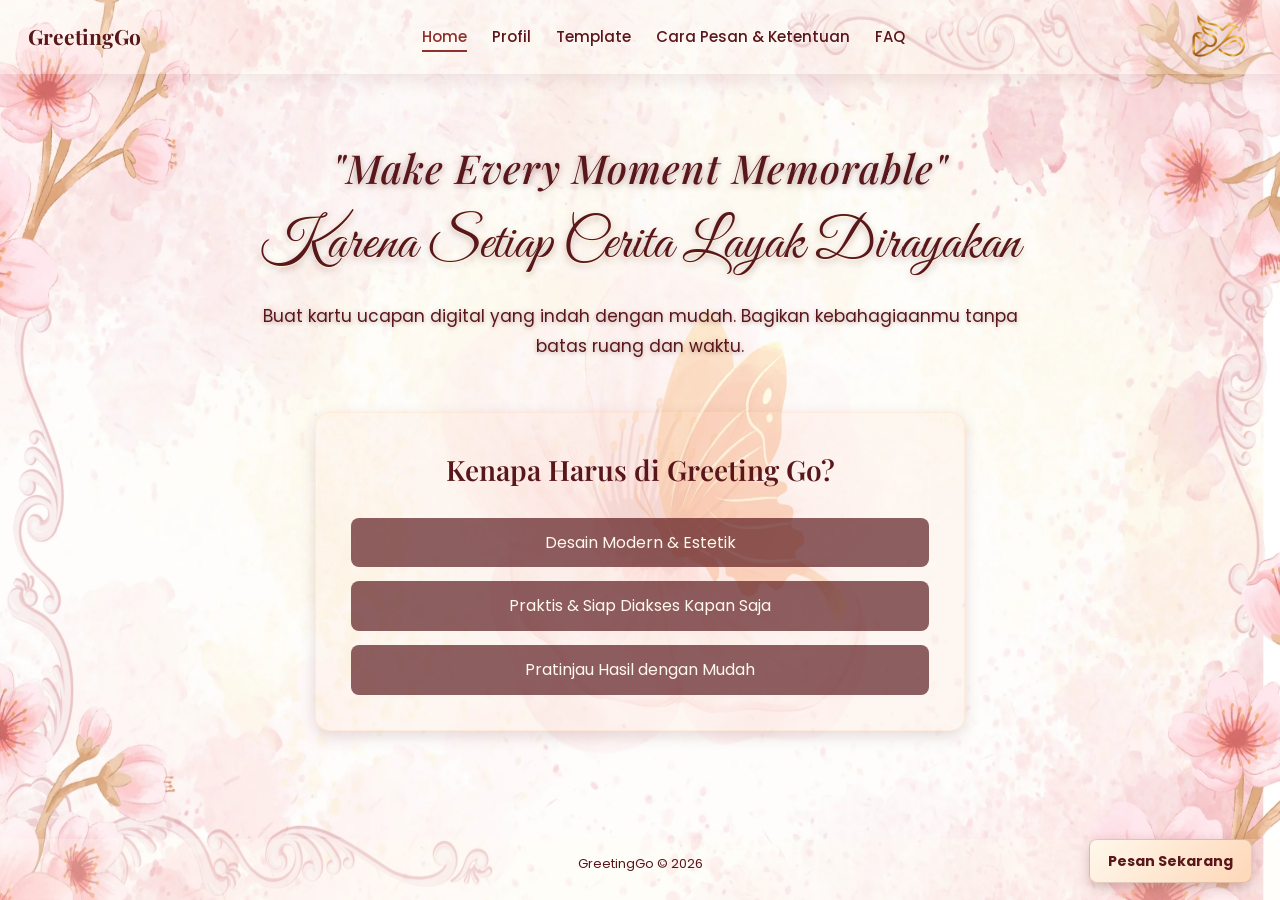
<file: index.html>
<!DOCTYPE html>
<html lang="id">
<head>
    <meta charset="UTF-8">
    <meta name="viewport" content="width=device-width, initial-scale=1.0">
    <title>GreetingGo | Kartu Ucapan Digital</title>
    <link rel="icon" type="image/png" href="logo.png">
    <meta name="description" content="GreetingGo - Layanan pembuatan kartu ucapan digital yang elegan untuk pernikahan, ulang tahun, surat cinta, wisuda, dan momen spesial lainnya.">
    <meta property="og:title" content="GreetingGo | Kartu Ucapan Digital Elegan">
    <meta property="og:description" content="Buat kartu ucapan digital yang indah dengan mudah untuk setiap momen spesialmu.">
    <meta property="og:image" content="logo.png">
    <meta property="og:type" content="website">

    <link rel="stylesheet" href="style.css">
    <link rel="stylesheet" href="home.css">

    <link href="https://fonts.googleapis.com/css2?family=Great+Vibes&family=Playfair+Display:ital,wght@0,400;0,500;1,400;1,500&family=Poppins:wght@400;500;600;700&display=swap" rel="stylesheet">
</head>

<body class="home-page">
    <div class="container">

        <header class="sidebar">
            <button class="menu-toggle" aria-expanded="false" aria-label="Buka menu navigasi" aria-controls="site-navigation">☰</button>

            <div class="logo">
                GreetingGo
                <span class="brand-icon">
                    <img src="logo.png" alt="GreetingGo">
                </span>
            </div>

            <nav id="site-navigation" aria-label="Navigasi utama">
                <ul>
                    <li><a href="index.html" class="active">Home</a></li>
                    <li><a href="profil.html">Profil</a></li>
                    <li><a href="template.html">Template</a></li>
                    <li><a href="cara-pesan.html">Cara Pesan & Ketentuan</a></li>
                    <li><a href="faq.html">FAQ</a></li>
                </ul>
            </nav>

        </header>

        <main>
            <section class="hero">

                <h1 class="hero-tagline">"Make Every Moment Memorable"</h1>

                <h1 class="highlight">Karena Setiap Cerita Layak Dirayakan</h1>

                <p>
                    Buat kartu ucapan digital yang indah dengan mudah. Bagikan kebahagiaanmu tanpa batas ruang dan waktu.
                </p>

            </section>

            <section class="keunggulan">
                <h2>Kenapa Harus di Greeting Go?</h2>
                <ul>
                    <li>Desain Modern & Estetik</li>
                    <li>Praktis & Siap Diakses Kapan Saja</li>
                    <li>Pratinjau Hasil dengan Mudah</li>
                </ul>
            </section>
        </main>
        <a href="https://www.instagram.com/greeting.go?mdxt=Z242bnY5d25pdTVn" class="btn-pesan" target="_blank" rel="noopener noreferrer">Pesan Sekarang</a>
    </div>

    <footer>
        <p>GreetingGo © 2026</p>
    </footer>

    <script src="script.js"></script>
</body>
</html>
</file>
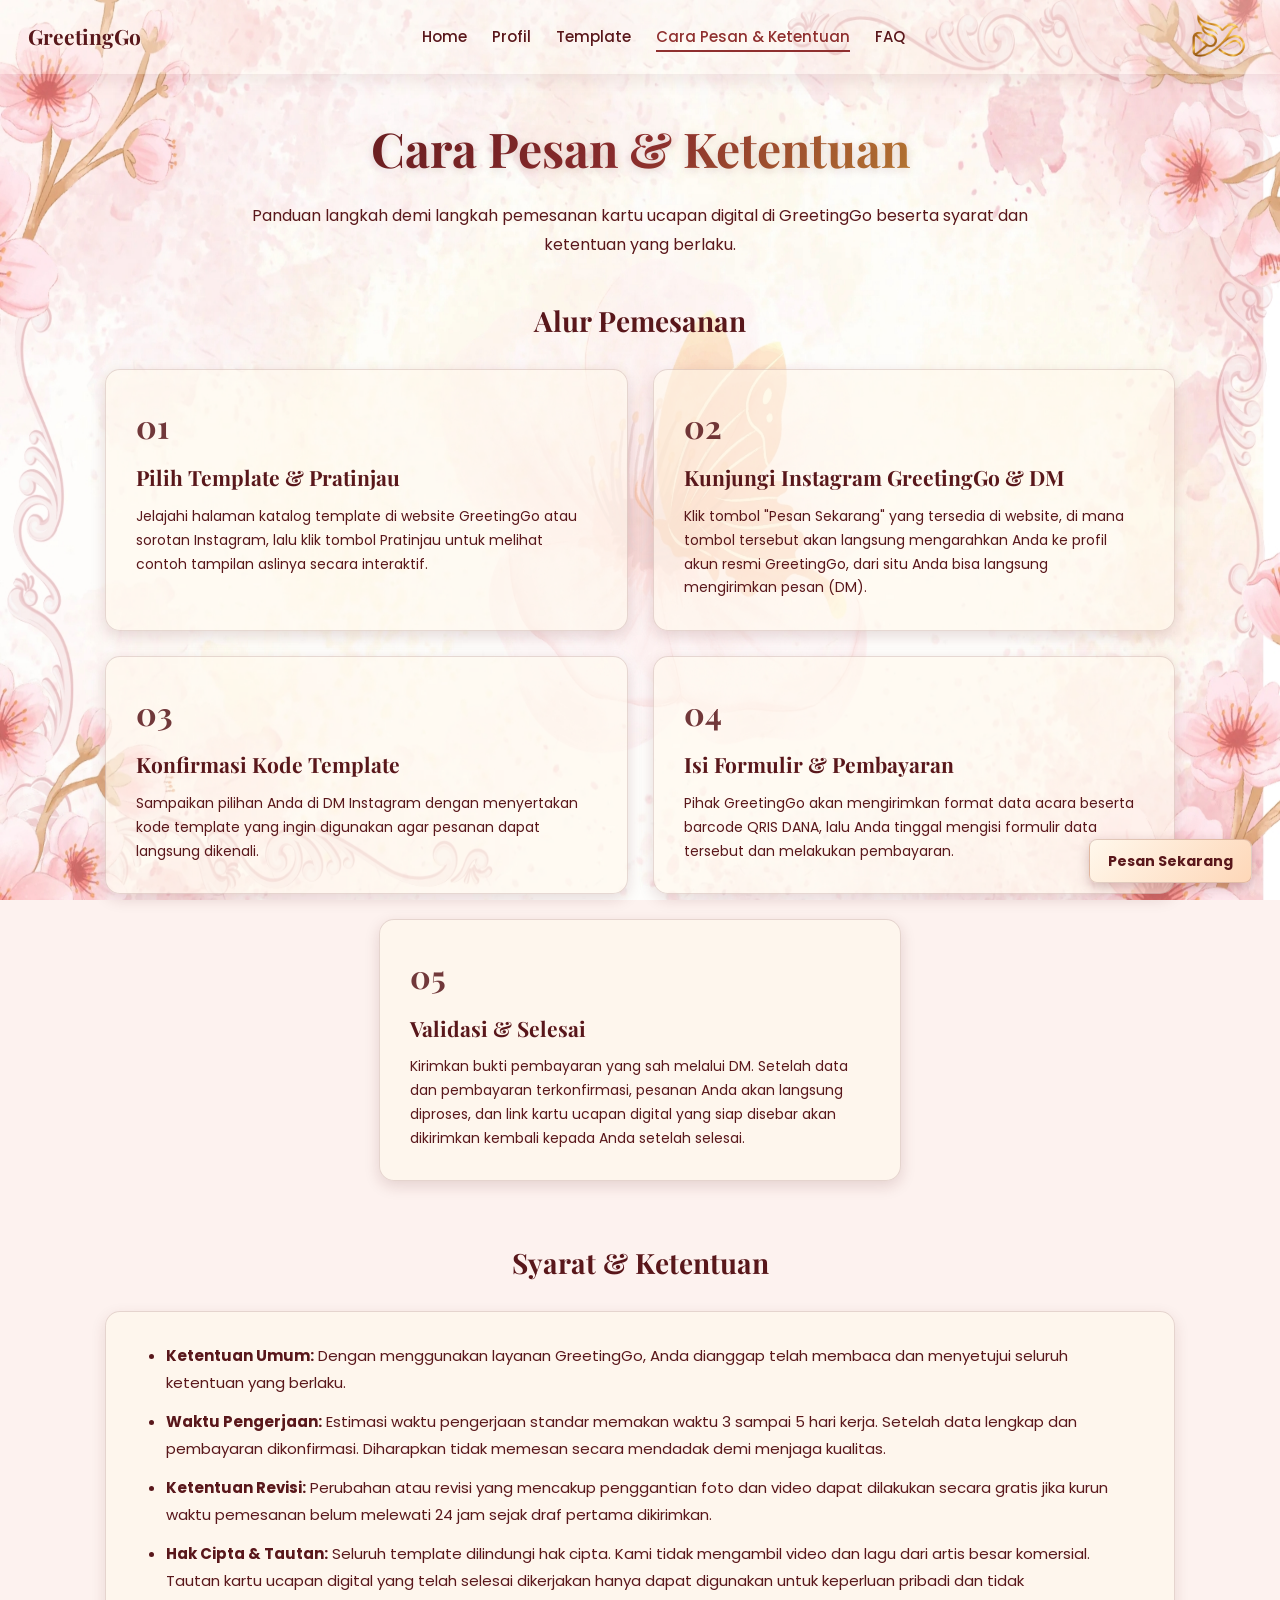
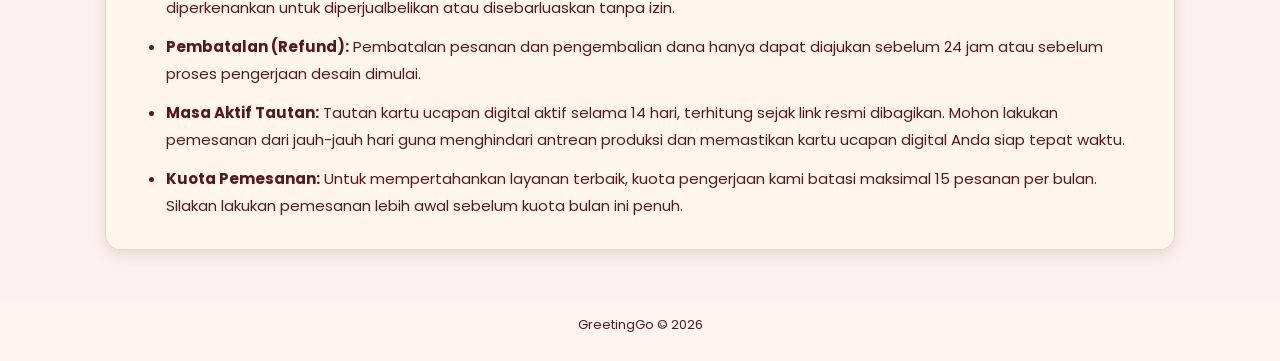
<file: cara-pesan.html>
<!DOCTYPE html>
<html lang="id">
<head>
    <meta charset="UTF-8">
    <meta name="viewport" content="width=device-width, initial-scale=1.0">
    <title>Cara Pesan & Ketentuan | GreetingGo</title>
    <link rel="icon" type="image/png" href="logo.png">
    <meta name="description" content="GreetingGo - Layanan pembuatan kartu ucapan digital yang elegan untuk pernikahan, ulang tahun, surat cinta, wisuda, dan momen spesial lainnya.">
    <meta property="og:title" content="GreetingGo | Kartu Ucapan Digital Elegan">
    <meta property="og:description" content="Buat kartu ucapan digital yang indah dengan mudah untuk setiap momen spesialmu.">
    <meta property="og:image" content="logo.png">
    <meta property="og:type" content="website">
    <link rel="stylesheet" href="style.css">
    <link rel="stylesheet" href="cara-pesan.css">
    <link href="https://fonts.googleapis.com/css2?family=Great+Vibes&family=Playfair+Display&family=Poppins:wght@400;500;600;700&display=swap" rel="stylesheet">
</head>
<body class="cara-pesan-page">
    <div class="container">
        <header class="sidebar">
            <button class="menu-toggle" aria-expanded="false" aria-label="Buka menu navigasi" aria-controls="site-navigation">☰</button>
            <div class="logo">
                GreetingGo
                <span class="brand-icon">
                    <img src="logo.png" alt="GreetingGo">
                </span>
            </div>
            <nav id="site-navigation" aria-label="Navigasi utama">
                <ul>
                    <li><a href="index.html">Home</a></li>
                    <li><a href="profil.html">Profil</a></li>
                    <li><a href="template.html">Template</a></li>
                    <li><a href="cara-pesan.html" class="active">Cara Pesan & Ketentuan</a></li>
                    <li><a href="faq.html">FAQ</a></li>
                </ul>
            </nav>
        </header>

        <main>
            <section class="cara-pesan">
                <div class="cp-hero">
                    <h1 class="cp-title">Cara Pesan & Ketentuan</h1>
                    <p class="cp-deskripsi">
                        Panduan langkah demi langkah pemesanan kartu ucapan digital di GreetingGo beserta syarat dan ketentuan yang berlaku.
                    </p>
                </div>

                <!-- Bagian Tahapan Pemesanan -->
                <div class="cp-section-title">
                    <h2>Alur Pemesanan</h2>
                </div>
                <div class="cp-steps-container">
                    <div class="cp-step-card">
                        <div class="step-number">01</div>
                        <h3>Pilih Template & Pratinjau</h3>
                        <p>Jelajahi halaman katalog template di website GreetingGo atau sorotan Instagram, lalu klik tombol Pratinjau untuk melihat contoh tampilan aslinya secara interaktif.</p>
                    </div>

                    <div class="cp-step-card">
                        <div class="step-number">02</div>
                        <h3>Kunjungi Instagram GreetingGo & DM</h3>
                        <p>Klik tombol "Pesan Sekarang" yang tersedia di website, di mana tombol tersebut akan langsung mengarahkan Anda ke profil akun resmi GreetingGo, dari situ Anda bisa langsung mengirimkan pesan (DM).</p>
                    </div>

                    <div class="cp-step-card">
                        <div class="step-number">03</div>
                        <h3>Konfirmasi Kode Template</h3>
                        <p>Sampaikan pilihan Anda di DM Instagram dengan menyertakan kode template yang ingin digunakan agar pesanan dapat langsung dikenali.</p>
                    </div>

                    <div class="cp-step-card">
                        <div class="step-number">04</div>
                        <h3>Isi Formulir & Pembayaran</h3>
                        <p>Pihak GreetingGo akan mengirimkan format data acara beserta barcode QRIS DANA, lalu Anda tinggal mengisi formulir data tersebut dan melakukan pembayaran.</p>
                    </div>

                    <div class="cp-step-card cp-card-center">
                        <div class="step-number">05</div>
                        <h3>Validasi & Selesai</h3>
                        <p>Kirimkan bukti pembayaran yang sah melalui DM. Setelah data dan pembayaran terkonfirmasi, pesanan Anda akan langsung diproses, dan link kartu ucapan digital yang siap disebar akan dikirimkan kembali kepada Anda setelah selesai.</p>
                    </div>
                </div>

                <!-- Bagian Syarat & Ketentuan -->
                <div class="cp-section-title" style="margin-top: 60px;">
                    <h2>Syarat & Ketentuan</h2>
                </div>
                <div class="cp-terms-box">
                    <ul>
                        <li>
                            <strong>Ketentuan Umum:</strong> Dengan menggunakan layanan GreetingGo, Anda dianggap telah membaca dan menyetujui seluruh ketentuan yang berlaku.
                        </li>
                        <li>
                            <strong>Waktu Pengerjaan:</strong> Estimasi waktu pengerjaan standar memakan waktu 3 sampai 5 hari kerja. Setelah data lengkap dan pembayaran dikonfirmasi. Diharapkan tidak memesan secara mendadak demi menjaga kualitas.
                        </li>
                        <li>
                            <strong>Ketentuan Revisi:</strong> Perubahan atau revisi yang mencakup penggantian foto dan video dapat dilakukan secara gratis jika kurun waktu pemesanan belum melewati 24 jam sejak draf pertama dikirimkan.
                        </li>
                        <li>
                            <strong>Hak Cipta & Tautan:</strong> Seluruh template dilindungi hak cipta. Kami tidak mengambil video dan lagu dari artis besar komersial. Tautan kartu ucapan digital yang telah selesai dikerjakan hanya dapat digunakan untuk keperluan pribadi dan tidak diperkenankan untuk diperjualbelikan atau disebarluaskan tanpa izin.
                        </li>
                        <li>
                            <strong>Pembatalan (Refund):</strong> Pembatalan pesanan dan pengembalian dana hanya dapat diajukan sebelum 24 jam atau sebelum proses pengerjaan desain dimulai.
                        </li>
                        <li>
                            <strong>Masa Aktif Tautan:</strong> Tautan kartu ucapan digital aktif selama 14 hari, terhitung sejak link resmi dibagikan. Mohon lakukan pemesanan dari jauh-jauh hari guna menghindari antrean produksi dan memastikan kartu ucapan digital Anda siap tepat waktu.
                        </li>
                        <li>
                            <strong>Kuota Pemesanan:</strong> Untuk mempertahankan layanan terbaik, kuota pengerjaan kami batasi maksimal 15 pesanan per bulan. Silakan lakukan pemesanan lebih awal sebelum kuota bulan ini penuh.
                        </li>
                    </ul>
                </div>
            </section>
        </main>
        <a href="https://www.instagram.com/greeting.go?mdxt=Z242bnY5d25pdTVn" class="btn-pesan" target="_blank" rel="noopener noreferrer">Pesan Sekarang</a>
    </div>

    <footer>
        <p>GreetingGo © 2026</p>
    </footer>

    <script src="script.js"></script>
</body>
</html>
</file>
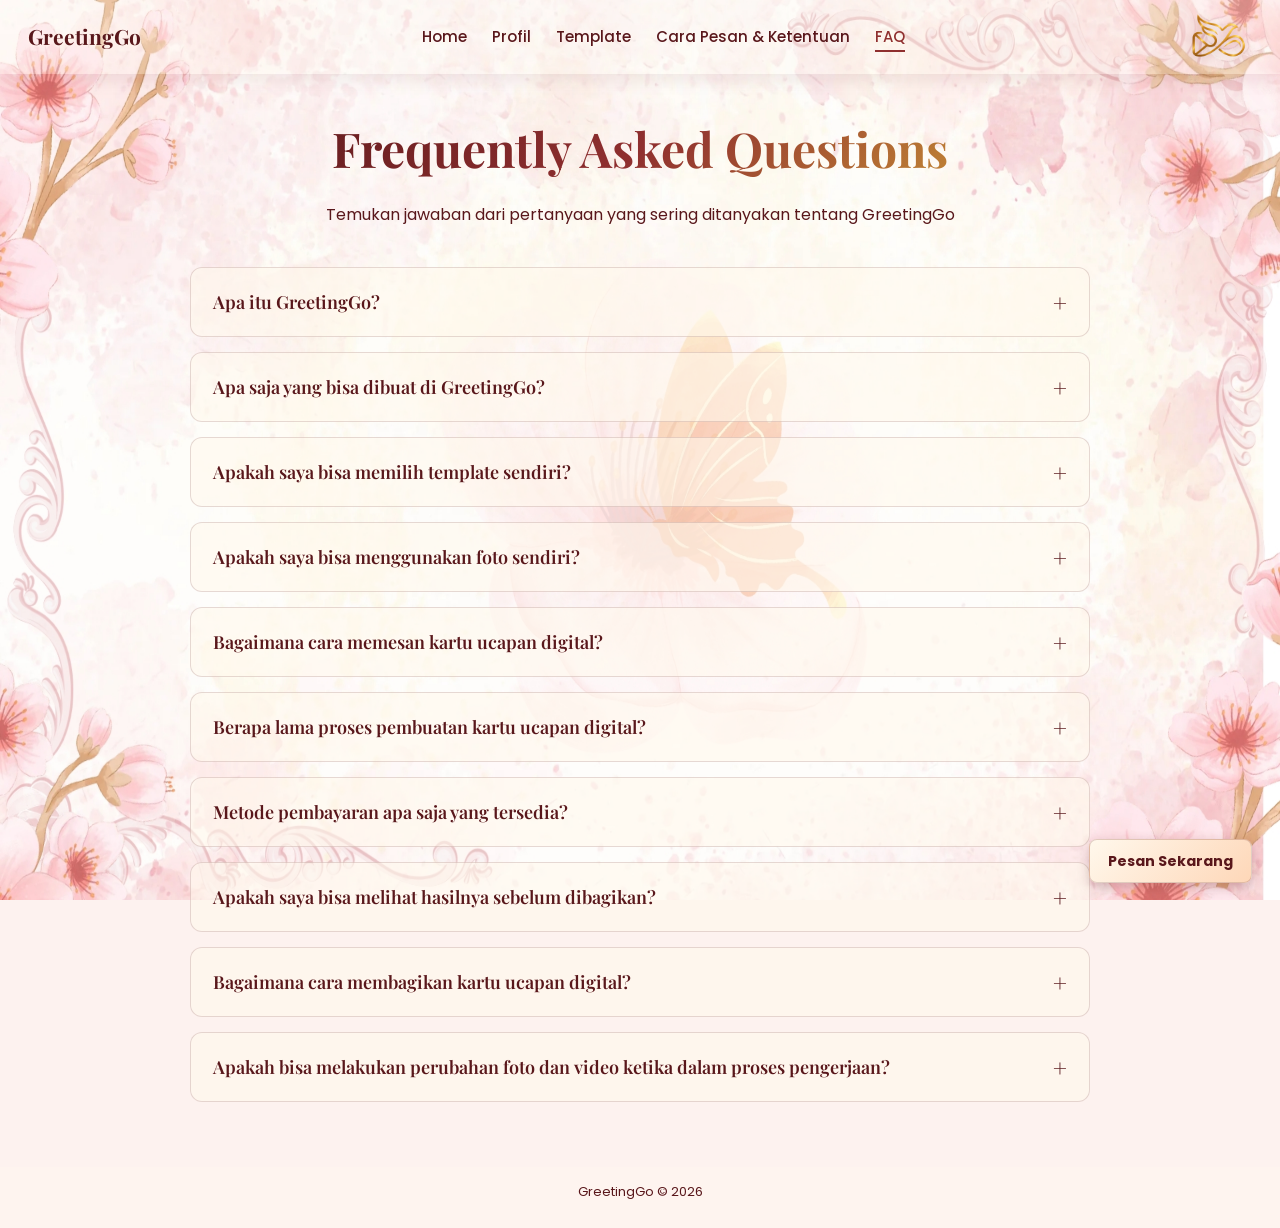
<file: faq.html>
<!DOCTYPE html>
<html lang="id">
<head>
    <meta charset="UTF-8">
    <meta name="viewport" content="width=device-width, initial-scale=1.0">
    <title>FAQ | GreetingGo</title>
    <link rel="icon" type="image/png" href="logo.png">
    <meta name="description" content="GreetingGo - Layanan pembuatan kartu ucapan digital yang elegan untuk pernikahan, ulang tahun, surat cinta, wisuda, dan momen spesial lainnya.">
    <meta property="og:title" content="GreetingGo | Kartu Ucapan Digital Elegan">
    <meta property="og:description" content="Buat kartu ucapan digital yang indah dengan mudah untuk setiap momen spesialmu.">
    <meta property="og:image" content="logo.png">
    <meta property="og:type" content="website">
    <link rel="stylesheet" href="style.css">
    <link rel="stylesheet" href="faq.css">
    <link href="https://fonts.googleapis.com/css2?family=Great+Vibes&family=Playfair+Display&family=Poppins:wght@400;500;600;700&display=swap" rel="stylesheet">
</head>
<body class="faq-page">
    <div class="container">
        <header class="sidebar">
            <button class="menu-toggle" aria-expanded="false" aria-label="Buka menu navigasi" aria-controls="site-navigation">☰</button>
            <div class="logo">
                GreetingGo
                <span class="brand-icon">
                    <img src="logo.png" alt="GreetingGo">
                </span>
            </div>
            <nav id="site-navigation" aria-label="Navigasi utama">
                <ul>
                    <li><a href="index.html">Home</a></li>
                    <li><a href="profil.html">Profil</a></li>
                    <li><a href="template.html">Template</a></li>
                    <li><a href="cara-pesan.html">Cara Pesan & Ketentuan</a></li>
                    <li><a href="faq.html" class="active">FAQ</a></li>
                </ul>
            </nav>
        </header>

        <main>
            <section class="faq">
                <div class="faq-hero">
                    <h1 class="faq-title">Frequently Asked Questions</h1>
                    <p class="faq-deskripsi">
                        Temukan jawaban dari pertanyaan yang sering ditanyakan tentang GreetingGo
                    </p>
                </div>

                <div class="faq-container">
                    <div class="faq-item">
                        <button class="faq-question" aria-expanded="false">
                            <span>Apa itu GreetingGo?</span>
                            <span class="faq-icon">+</span>
                        </button>
                        <div class="faq-answer-wrapper">
                            <div class="faq-answer-inner">
                                <p>GreetingGo adalah layanan pembuatan kartu ucapan digital yang dapat digunakan untuk berbagai momen spesial, seperti pernikahan, ulang tahun, surat cinta, wisuda, dan berbagai acara lainnya.</p>
                            </div>
                        </div>
                    </div>

                    <div class="faq-item">
                        <button class="faq-question" aria-expanded="false">
                            <span>Apa saja yang bisa dibuat di GreetingGo?</span>
                            <span class="faq-icon">+</span>
                        </button>
                        <div class="faq-answer-wrapper">
                            <div class="faq-answer-inner">
                                <p>GreetingGo menyediakan berbagai jenis kartu ucapan untuk berbagai kebutuhan, mulai dari ucapan pernikahan, ulang tahun, surat cinta, wisuda, hingga perayaan dan acara lainnya.</p>
                            </div>
                        </div>
                    </div>

                    <div class="faq-item">
                        <button class="faq-question" aria-expanded="false">
                            <span>Apakah saya bisa memilih template sendiri?</span>
                            <span class="faq-icon">+</span>
                        </button>
                        <div class="faq-answer-wrapper">
                            <div class="faq-answer-inner">
                                <p>Ya. Anda dapat memilih template yang tersedia sesuai dengan tema dan jenis acara yang diinginkan.</p>
                            </div>
                        </div>
                    </div>

                    <div class="faq-item">
                        <button class="faq-question" aria-expanded="false">
                            <span>Apakah saya bisa menggunakan foto sendiri?</span>
                            <span class="faq-icon">+</span>
                        </button>
                        <div class="faq-answer-wrapper">
                            <div class="faq-answer-inner">
                                <p>Ya. Anda dapat menggunakan foto pribadi untuk membuat kartu ucapan digital menjadi lebih personal dan sesuai dengan momen yang dirayakan.</p>
                            </div>
                        </div>
                    </div>

                    <div class="faq-item">
                        <button class="faq-question" aria-expanded="false">
                            <span>Bagaimana cara memesan kartu ucapan digital?</span>
                            <span class="faq-icon">+</span>
                        </button>
                        <div class="faq-answer-wrapper">
                            <div class="faq-answer-inner">
                                <p>jelajahi katalog dan tentukan template pilihan Anda melalui halaman website GreetingGo atau sorotan Instagram, lalu klik tombol pratinjau untuk melihat contoh tampilan aslinya. Selanjutnya, kirimkan pesan (DM) ke akun Instagram resmi GreetingGo dengan menyertakan kode template yang diinginkan. Setelah itu, isi format data acara yang diberikan melalui DM dan lakukan pembayaran via QRIS DANA. Begitu data dan pembayaran terkonfirmasi, pesanan Anda akan langsung diproses, dan tautan kartu ucapan digital yang siap disebar akan dikirimkan setelah pengerjaan selesai.</p>
                            </div>
                        </div>
                    </div>

                    <div class="faq-item">
                        <button class="faq-question" aria-expanded="false">
                            <span>Berapa lama proses pembuatan kartu ucapan digital?</span>
                            <span class="faq-icon">+</span>
                        </button>
                        <div class="faq-answer-wrapper">
                            <div class="faq-answer-inner">
                                <p>Lama proses pembuatan dapat berbeda tergantung jenis pesanan dan tingkat penyesuaian desain. Proses pengerjaan biasanya memakan waktu 3 sampai 5 hari kerja setelah data lengkap dan pembayaran dikonfirmasi, tergantung tingkat kerumitan desain.</p>
                            </div>
                        </div>
                    </div>

                    <div class="faq-item">
                        <button class="faq-question" aria-expanded="false">
                            <span>Metode pembayaran apa saja yang tersedia?</span>
                            <span class="faq-icon">+</span>
                        </button>
                        <div class="faq-answer-wrapper">
                            <div class="faq-answer-inner">
                                <p>Pembayaran dapat dilakukan melalui pindai kode QRIS / QR DANA yang akan diinformasikan langsung saat pemesanan.</p>
                            </div>
                        </div>
                    </div>

                    <div class="faq-item">
                        <button class="faq-question" aria-expanded="false">
                            <span>Apakah saya bisa melihat hasilnya sebelum dibagikan?</span>
                            <span class="faq-icon">+</span>
                        </button>
                        <div class="faq-answer-wrapper">
                            <div class="faq-answer-inner">
                                <p>Ya. Anda dapat melihat pratinjau hasil kartu ucapan digital terlebih dahulu untuk memastikan informasi dan tampilannya sudah sesuai.</p>
                            </div>
                        </div>
                    </div>

                    <div class="faq-item">
                        <button class="faq-question" aria-expanded="false">
                            <span>Bagaimana cara membagikan kartu ucapan digital?</span>
                            <span class="faq-icon">+</span>
                        </button>
                        <div class="faq-answer-wrapper">
                            <div class="faq-answer-inner">
                                <p>Setelah selesai dibuat, kartu ucapan digital dapat dibagikan melalui tautan yang tersedia. Tautan tersebut dapat dikirim melalui WhatsApp, media sosial, atau platform komunikasi lainnya.</p>
                            </div>
                        </div>
                    </div>

                    <div class="faq-item">
                        <button class="faq-question" aria-expanded="false">
                            <span>Apakah bisa melakukan perubahan foto dan video ketika dalam proses pengerjaan?</span>
                            <span class="faq-icon">+</span>
                        </button>
                        <div class="faq-answer-wrapper">
                            <div class="faq-answer-inner">
                                <p>Perubahan atau revisi foto dan video dapat dilakukan secara gratis dengan ketentuan kurun waktu pemesanan belum melewati 24 jam.</p>
                            </div>
                        </div>
                    </div>
                </div>
            </section>
        </main>
        <a href="https://www.instagram.com/greeting.go?mdxt=Z242bnY5d25pdTVn" class="btn-pesan" target="_blank" rel="noopener noreferrer">Pesan Sekarang</a>
    </div>

    <footer>
        <p>GreetingGo © 2026</p>
    </footer>

    <script src="script.js"></script>
</body>
</html>
</file>
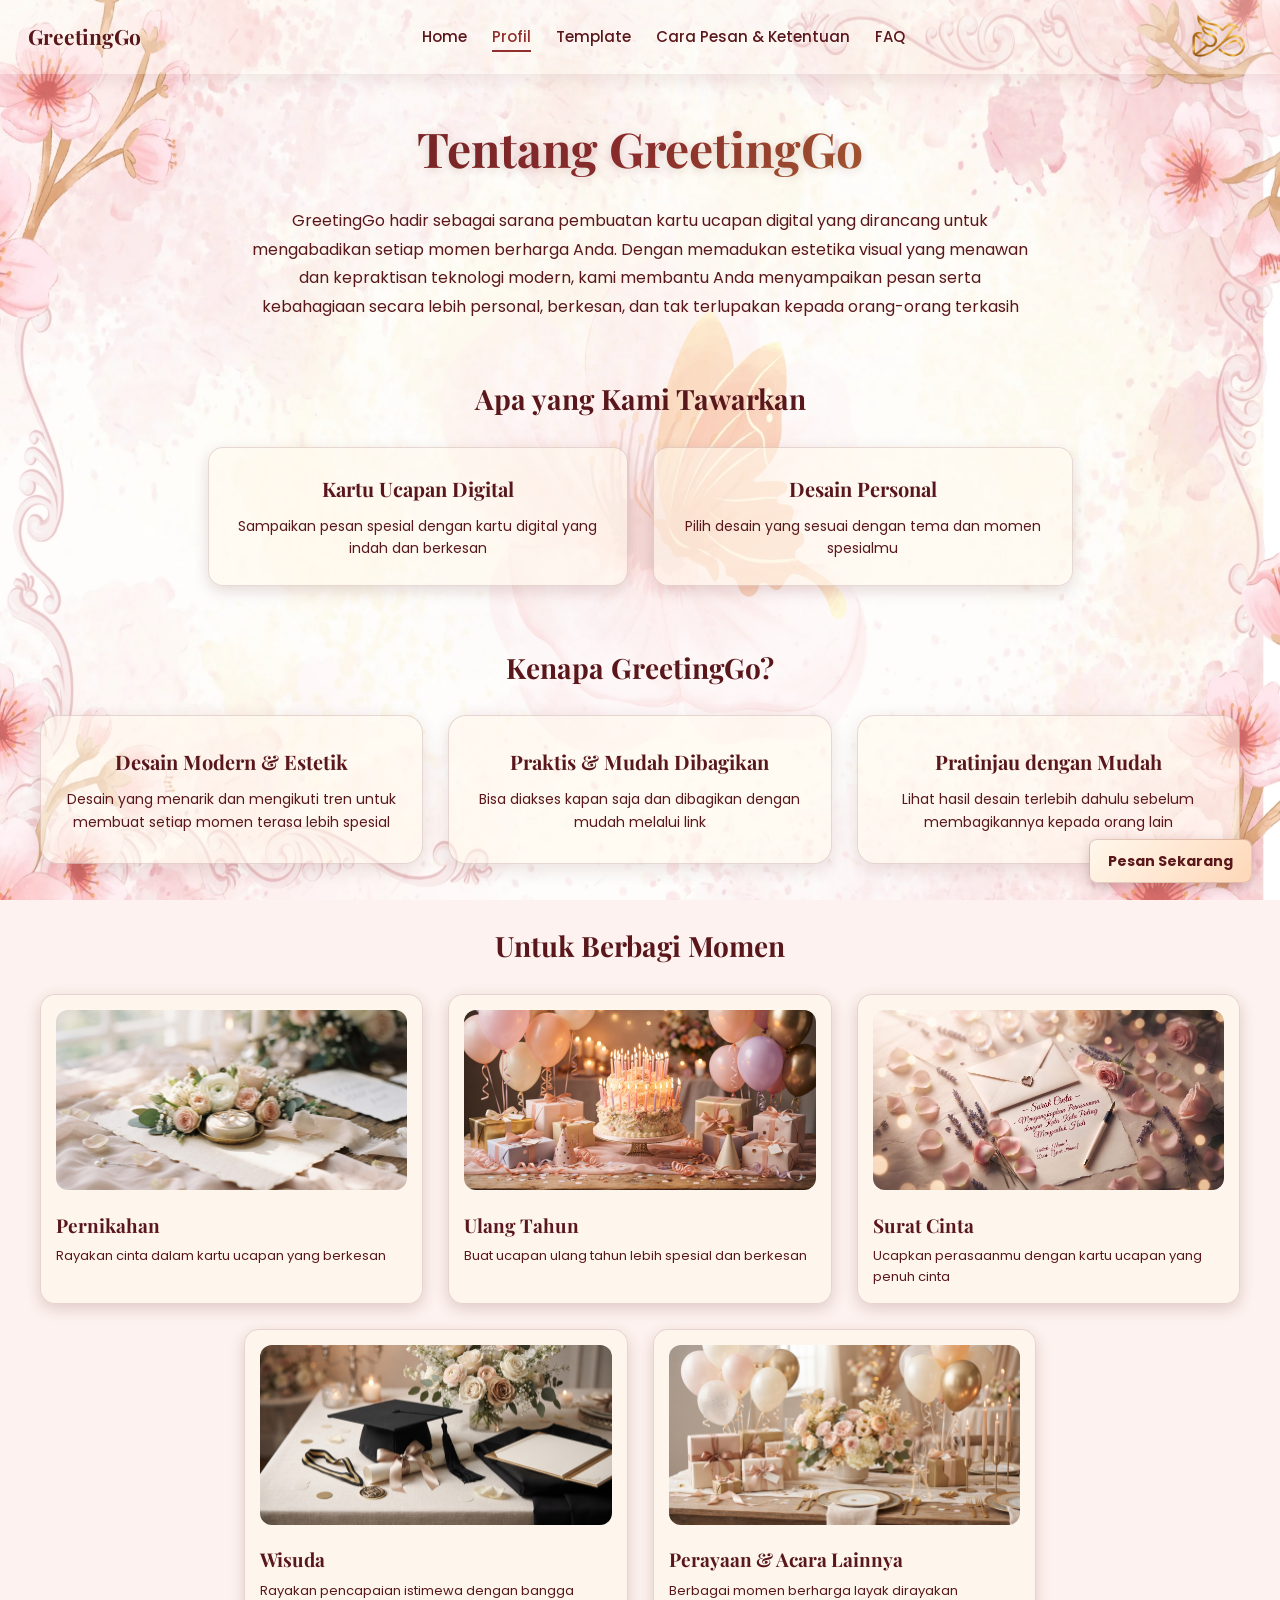
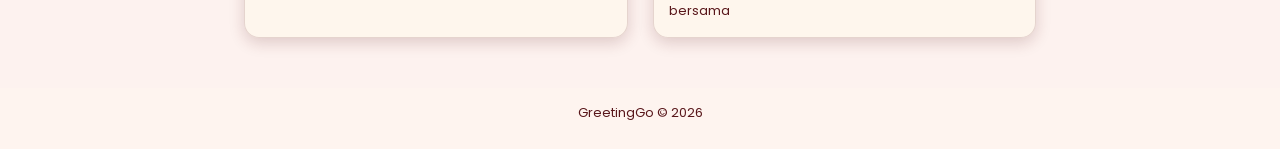
<file: profil.html>
<!DOCTYPE html>
<html lang="id">
<head>
    <meta charset="UTF-8">
    <meta name="viewport" content="width=device-width, initial-scale=1.0">
    <title>Profil | GreetingGo</title>
    <link rel="icon" type="image/png" href="logo.png">
    <meta name="description" content="GreetingGo - Layanan pembuatan kartu ucapan digital yang elegan untuk pernikahan, ulang tahun, surat cinta, wisuda, dan momen spesial lainnya.">
    <meta property="og:title" content="GreetingGo | Kartu Ucapan Digital Elegan">
    <meta property="og:description" content="Buat kartu ucapan digital yang indah dengan mudah untuk setiap momen spesialmu.">
    <meta property="og:image" content="logo.png">
    <meta property="og:type" content="website">
    <link rel="stylesheet" href="style.css">
    <link rel="stylesheet" href="profil.css">
    <link href="https://fonts.googleapis.com/css2?family=Great+Vibes&family=Playfair+Display&family=Poppins:wght@400;500;600;700&display=swap" rel="stylesheet">
</head>
<body class="profil-page">
    <div class="container">
        <header class="sidebar">
            <button class="menu-toggle" aria-expanded="false" aria-label="Buka menu navigasi" aria-controls="site-navigation">☰</button>
            <div class="logo">
                GreetingGo
                <span class="brand-icon">
                    <img src="logo.png" alt="GreetingGo">
                </span>
            </div>
            <nav id="site-navigation" aria-label="Navigasi utama">
                <ul>
                    <li><a href="index.html">Home</a></li>
                    <li><a href="profil.html" class="active">Profil</a></li>
                    <li><a href="template.html">Template</a></li>
                    <li><a href="cara-pesan.html">Cara Pesan & Ketentuan</a></li>
                    <li><a href="faq.html">FAQ</a></li>
                </ul>
            </nav>
        </header>

        <main>
            <section class="profil">
                <div class="profil-hero">
                    <h1 class="profil-title">Tentang GreetingGo</h1>
                    <p class="profil-deskripsi">
                        GreetingGo hadir sebagai sarana pembuatan kartu ucapan digital yang dirancang untuk mengabadikan setiap momen berharga Anda. Dengan memadukan estetika visual yang menawan dan kepraktisan teknologi modern, kami membantu Anda menyampaikan pesan serta kebahagiaan secara lebih personal, berkesan, dan tak terlupakan kepada orang-orang terkasih
                    </p>

                    <section class="penawaran">
                        <h2>Apa yang Kami Tawarkan</h2>
                        <div class="penawaran-container">
                            <div class="penawaran-card">
                                <h3>Kartu Ucapan Digital</h3>
                                <p>Sampaikan pesan spesial dengan kartu digital yang indah dan berkesan</p>
                            </div>
                            <div class="penawaran-card">
                                <h3>Desain Personal</h3>
                                <p>Pilih desain yang sesuai dengan tema dan momen spesialmu</p>
                            </div>
                        </div>
                    </section>

                    <section class="keunggulan">
                        <h2>Kenapa GreetingGo?</h2>
                        <div class="keunggulan-container">
                            <div class="keunggulan-item">
                                <h3>Desain Modern & Estetik</h3>
                                <p>Desain yang menarik dan mengikuti tren untuk membuat setiap momen terasa lebih spesial</p>
                            </div>
                            <div class="keunggulan-item">
                                <h3>Praktis & Mudah Dibagikan</h3>
                                <p>Bisa diakses kapan saja dan dibagikan dengan mudah melalui link</p>
                            </div>
                            <div class="keunggulan-item">
                                <h3>Pratinjau dengan Mudah</h3>
                                <p>Lihat hasil desain terlebih dahulu sebelum membagikannya kepada orang lain</p>
                            </div>
                        </div>
                    </section>

                    <section class="momen">
                        <h2>Untuk Berbagi Momen</h2>
                        <div class="momen-container">
                            <div class="momen-item">
                                <img src="pernikahan.jpeg" alt="Pasangan pengantin di hari pernikahan" loading="lazy" decoding="async">
                                <h3>Pernikahan</h3>
                                <p>Rayakan cinta dalam kartu ucapan yang berkesan</p>
                            </div>
                            <div class="momen-item">
                                <img src="ulang_tahun.jpeg" alt="Perayaan ulang tahun" loading="lazy" decoding="async">
                                <h3>Ulang Tahun</h3>
                                <p>Buat ucapan ulang tahun lebih spesial dan berkesan</p>
                            </div>
                            <div class="momen-item">
                                <img src="surat_cinta.jpeg" alt="Surat cinta" loading="lazy" decoding="async">
                                <h3>Surat Cinta</h3>
                                <p>Ucapkan perasaanmu dengan kartu ucapan yang penuh cinta</p>
                            </div>
                            <div class="momen-item">
                                <img src="wisuda.jpeg" alt="Perayaan wisuda" loading="lazy" decoding="async">
                                <h3>Wisuda</h3>
                                <p>Rayakan pencapaian istimewa dengan bangga</p>
                            </div>
                            <div class="momen-item">
                                <img src="perayaan&acara_lainnya.jpeg" alt="Perayaan dan acara lainnya" loading="lazy" decoding="async">
                                <h3>Perayaan & Acara Lainnya</h3>
                                <p>Berbagai momen berharga layak dirayakan bersama</p>
                            </div>
                        </div>
                    </section>
                </div>
            </section>
        </main>
        <a href="https://www.instagram.com/greeting.go?mdxt=Z242bnY5d25pdTVn" class="btn-pesan" target="_blank" rel="noopener noreferrer">Pesan Sekarang</a>
    </div>

    <footer>
        <p>GreetingGo © 2026</p>
    </footer>
    <script src="script.js"></script>
</body>
</html>
</file>
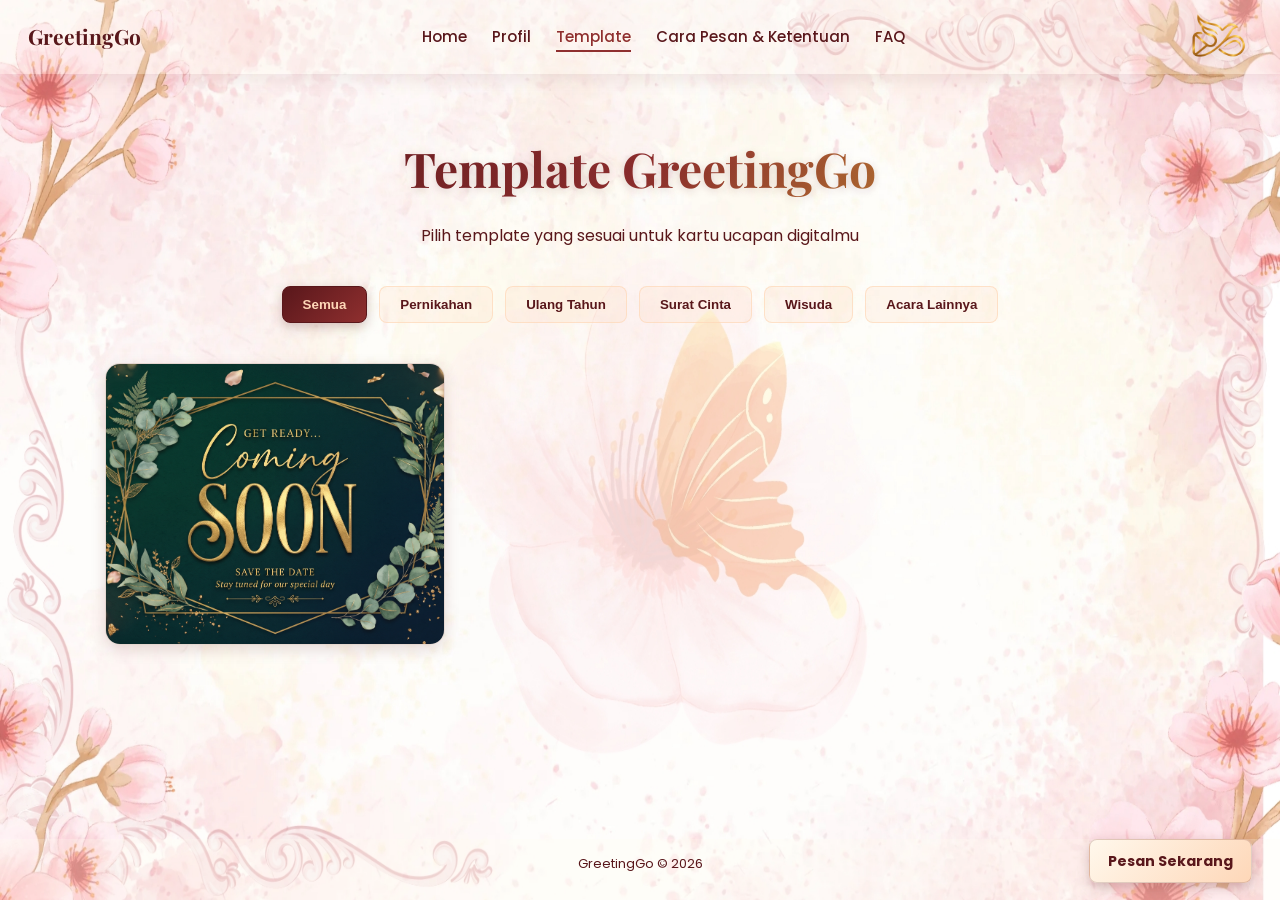
<file: template.html>
<!DOCTYPE html>
<html lang="id">
<head>
    <meta charset="UTF-8">
    <meta name="viewport" content="width=device-width, initial-scale=1.0">
    <title>Template | GreetingGo</title>
    <link rel="icon" type="image/png" href="logo.png">
    <meta name="description" content="GreetingGo - Layanan pembuatan kartu ucapan digital yang elegan untuk pernikahan, ulang tahun, surat cinta, wisuda, dan momen spesial lainnya.">
    <meta property="og:title" content="GreetingGo | Kartu Ucapan Digital Elegan">
    <meta property="og:description" content="Buat kartu ucapan digital yang indah dengan mudah untuk setiap momen spesialmu.">
    <meta property="og:image" content="logo.png">
    <meta property="og:type" content="website">
    <link rel="stylesheet" href="style.css">
    <link rel="stylesheet" href="template.css">
    <link href="https://fonts.googleapis.com/css2?family=Great+Vibes&family=Playfair+Display&family=Poppins:wght@400;500;600;700&display=swap" rel="stylesheet">
</head>
<body class="template-page">
    <div class="container">
        <header class="sidebar">
            <button class="menu-toggle" aria-expanded="false" aria-label="Buka menu navigasi" aria-controls="site-navigation">☰</button>
            <div class="logo">
                GreetingGo
                <span class="brand-icon">
                    <img src="logo.png" alt="GreetingGo">
                </span>
            </div>
            <nav id="site-navigation" aria-label="Navigasi utama">
                <ul>
                    <li><a href="index.html">Home</a></li>
                    <li><a href="profil.html">Profil</a></li>
                    <li><a href="template.html" class="active">Template</a></li>
                    <li><a href="cara-pesan.html">Cara Pesan & Ketentuan</a></li>
                    <li><a href="faq.html">FAQ</a></li>
                </ul>
            </nav>
        </header>
        <main>
            <section class="template">
                <div class="template-hero">
                    <h1 class="template-title">Template GreetingGo</h1>
                    <p class="template-deskripsi">
                        Pilih template yang sesuai untuk kartu ucapan digitalmu
                    </p>
                </div>
                <div class="template-filter">
                    <button class="filter-button active" data-filter="semua">Semua</button>
                    <button class="filter-button" data-filter="Pernikahan">Pernikahan</button>
                    <button class="filter-button" data-filter="Ulang Tahun">Ulang Tahun</button>
                    <button class="filter-button" data-filter="Surat Cinta">Surat Cinta</button>
                    <button class="filter-button" data-filter="Wisuda">Wisuda</button>
                    <button class="filter-button" data-filter="Acara Lainnya">Acara Lainnya</button>
                </div>
                <div id="template-container" class="template-container">
                    <p id="empty-state-message" style="display: none; text-align: center; width: 100%; grid-column: 1 / -1; color: #59171b; font-size: 16px;">
                        Belum ada template untuk kategori ini.
                    </p>
                </div>
            </section>
        </main>
        <a href="https://www.instagram.com/greeting.go?mdxt=Z242bnY5d25pdTVn" class="btn-pesan" target="_blank" rel="noopener noreferrer">Pesan Sekarang</a>
    </div>
    <footer>
        <p>GreetingGo © 2026</p>
    </footer>
    <script src="script.js"></script>
</body>
</html>
</file>
<file: style.css>
/* ========================= RESET & FONT ========================= */
* {
    margin: 0;
    padding: 0;
    box-sizing: border-box;
}
html {
    min-height: 100%;
}
body {
    font-family: 'Poppins', sans-serif;
    background: #fdf2ef url("background.jpeg") center / 100% 100% no-repeat fixed;
    color: #59171b;
    line-height: 1.6;
    min-height: 100vh;
    display: flex;
    flex-direction: column;
    overflow-x: hidden;
}

a:focus-visible,
button:focus-visible {
    outline: 3px solid #d4a537;
    outline-offset: 3px;
}

@media (max-width: 768px) and (orientation: portrait) {
    body {
        background-image: url("background_hp.jpeg");
        background-size: 100% 100%;
        background-position: center;
    }
}

/* ========================= LAYOUT GLOBAL ========================= */
.container {
    width: 100%;
    flex: 1;
    display: flex;
    flex-direction: column;
}
main {
    flex: 1;
    width: 100%;
    max-width: 1280px;
    margin: 0 auto;
    padding: 110px 30px 50px; 
    display: block;
}

/* ========================= HEADER & SIDEBAR ========================= */
.sidebar {
    width: 100%;
    height: 74px;
    padding: 0 95px 0 28px;
    color: #fff;
    position: fixed;
    top: 0;
    left: 0;
    z-index: 2000;
    display: flex;
    align-items: center;
    justify-content: space-between;
}
.sidebar::before {
    content: "";
    position: absolute;
    top: 0;
    left: 0;
    width: 100%;
    height: 100%;
    background: rgba(255, 248, 236, 0.24);
    box-shadow: 0 4px 18px rgba(89, 23, 27, 0.1);
    z-index: -1;
}

/* ========================= LOGO ========================= */
.logo {
    font-size: 21px;
    font-weight: 700;
    font-family: 'Playfair Display', serif;
    color: #59171b;
    text-shadow: 0 1px 3px rgba(255, 248, 236, 0.8);
    display: flex;
    align-items: center;
    white-space: nowrap;
}
.brand-icon {
    position: fixed;
    top: 0;
    right: 28px;
    z-index: 2100;
    display: flex;
    align-items: center;
}
.brand-icon img {
    width: 70px;
    height: 70px;
    object-fit: contain;
    border-radius: 50%;
    filter: drop-shadow(0 2px 5px rgba(89, 23, 27, 0.25));
}

/* ========================= NAVIGASI ========================= */
.menu-toggle {
    display: none;
    font-size: 24px;
    cursor: pointer;
    background: transparent;
    border: none;
    color: #59171b;
}
nav {
    margin-left: auto;
    margin-right: auto;
}
nav ul {
    list-style: none;
    display: flex;
    gap: 25px;
}
nav a {
    color: #59171b;
    text-decoration: none;
    font-size: 15px;
    font-weight: 500;
    transition: color 0.25s ease, text-shadow 0.25s ease;
    white-space: nowrap;
}
nav a:hover, nav a.active {
    color: #8f2f2f;
    text-shadow: 0 1px 3px rgba(255, 248, 236, 0.9);
}
nav a.active {
    border-bottom: 2px solid #8f2f2f;
    padding-bottom: 3px;
}

/* ========================= FOOTER ========================= */
footer {
    width: 100%;
    background: rgba(255, 248, 236, 0.24);
    color: #59171b;
    display: flex;
    justify-content: center;
    flex-wrap: wrap;
    gap: 4px 15px;
    padding: 15px 20px 25px 20px;
    font-size: 13px;
    text-align: center;
}
footer a {
    color: #59171b;
    text-decoration: none;
    transition: color 0.25s ease;
}
footer a:hover {
    color: #8f2f2f;
}

/* ========================= TOMBOL PESAN ========================= */
.btn-pesan {
    position: fixed;
    right: 28px;
    bottom: 17px;
    z-index: 9999;
    padding: 10px 18px;
    border-radius: 8px;
    border: 1px solid rgba(89, 23, 27, 0.18);
    background: linear-gradient(135deg, #fff8ec, #fed7b8);
    color: #59171b;
    text-decoration: none;
    font-weight: 700;
    font-size: 14px;
    box-shadow: 0 4px 12px rgba(89, 23, 27, 0.25);
    transition: background 0.25s, box-shadow 0.25s, transform 0.25s;
}
.btn-pesan:hover {
    background: linear-gradient(135deg, #fff8ec, #f7c7bc);
    box-shadow: 0 6px 16px rgba(89, 23, 27, 0.35);
    transform: translateY(-1px);
}

/* ========================= BREAKPOINT RESPONSIVE (TABLET & MOBILE) ========================= */
@media (max-width: 1024px) {
    nav ul {
        gap: 15px;
    }
    nav a {
        font-size: 14px;
    }
}

@media (max-width: 768px) {
    .sidebar {
        height: 65px;
        padding: 0 55px 0 16px;
        justify-content: space-between;
    }
    .logo {
        position: static;
        transform: none;
        margin: 0 auto;
        font-size: 18px;
    }
    .brand-icon {
        position: absolute;
        top: 12px;
        right: 16px;
    }
    .brand-icon img {
        width: 38px;
        height: 38px;
    }
    main {
        padding: 90px 15px 40px;
    }
    nav {
        position: fixed;
        top: 0;
        left: 0;
        width: 260px;
        height: 100vh;
        margin: 0;
        padding: 80px 20px 20px;
        background: rgba(255, 248, 236, 0.94);
        transform: translateX(-100%);
        transition: transform 0.35s ease;
        box-shadow: 4px 0 15px rgba(0,0,0,0.3);
    }
    nav.active {
        transform: translateX(0);
    }
    nav ul {
        flex-direction: column;
        gap: 16px;
    }
    .menu-toggle {
        display: block;
        position: relative;
        z-index: 3100;
    }
    .btn-pesan {
        position: static;
        align-self: center;
        margin: 0 auto 12px;
        padding: 9px 15px;
        font-size: 13px;
    }
    footer {
        padding: 8px 12px;
    }
    footer p {
        width: 100%;
        text-align: center;
    }
}

@media (max-width: 480px) {
    .sidebar { 
        height: 60px; 
        padding: 0 50px 0 12px; 
    }
    .logo { 
        font-size: 16px; 
    }
    .brand-icon { 
        top: 11px; 
        right: 12px; 
    }
    .brand-icon img { 
        width: 34px; 
        height: 34px; 
    }
    main {
        padding: 80px 12px 30px;
    }
    nav { 
        width: 230px; 
        padding-top: 75px; 
    }
    .btn-pesan {
        padding: 7px 8px;
        font-size: 11px;
    }
    footer {
        font-size: 12px;
    }
}

@media (max-width: 360px) {
    .btn-pesan {
        padding: 6px;
        font-size: 10px;
    }
    footer {
        font-size: 11px;
    }
}
</file>
<file: home.css>
/* ========================= HERO HOME ========================= */

body.home-page .hero {
    display: flex;
    flex-direction: column;
    align-items: center;
    text-align: center;
    padding: 30px 20px 0;
    margin: 0 auto;
    max-width: 900px;
    width: 100%;
    box-sizing: border-box;
    gap: 0;
}

/* TAGLINE BAHASA INGGRIS */
body.home-page .hero .hero-tagline {
    font-family: 'Playfair Display', serif;
    font-size: clamp(25px, 3.5vw, 40px);
    font-style: italic;
    font-weight: 500;
    color: #59171b;
    line-height: 1.4;
    letter-spacing: 1px;
    margin: 0 0 12px;
    text-shadow: 0 2px 6px rgba(89, 23, 27, 0.4);
    max-width: 100%;
    overflow-wrap: break-word;
    text-wrap: balance;
}

/* TAGLINE BAHASA INDONESIA */
body.home-page .hero .highlight {
    font-family: 'Great Vibes', cursive;
    font-size: clamp(38px, 5vw, 56px);
    font-weight: 400;
    color: #59171b;
    line-height: 1.3;
    margin: 0 0 15px;
    text-shadow: 0 1px 0 #fff3d6, 0 3px 7px rgba(89, 23, 27, 0.3);
    max-width: 100%;
    overflow-wrap: break-word;
    text-wrap: balance;
}

/* DESKRIPSI HERO */
body.home-page .hero p {
    font-size: 17px;
    color: #59171b;
    max-width: 760px;
    line-height: 1.8;
    text-shadow: 0 1px 4px rgba(89, 23, 27, 0.35);
    margin: 5px 0 0;
    width: 100%;
}


/* ========================= KEUNGGULAN HOME ========================= */

body.home-page .keunggulan {
    display: flex;
    flex-direction: column;
    align-items: center;
    margin: 50px auto 0;
    padding: 35px;
    max-width: 650px;
    background: rgba(254, 215, 184, 0.15);
    border: 1px solid rgba(254, 215, 184, 0.35);
    border-radius: 15px;
    box-shadow: 0 5px 15px rgba(89, 23, 27, 0.15);
}

body.home-page .keunggulan h2 {
    font-family: 'Playfair Display', serif;
    font-size: 28px;
    font-weight: 600;
    color: #59171b;
    margin-bottom: 25px;
    text-align: center;
}

body.home-page .keunggulan ul {
    list-style: none;
    width: 100%;
}

body.home-page .keunggulan li {
    font-size: 16px;
    color: #fff8ec;
    margin-bottom: 14px;
    padding: 12px 18px;
    background: rgba(89, 23, 27, 0.68);
    border-radius: 8px;
    text-align: center;
    transition: transform 0.3s ease;
}

body.home-page .keunggulan li:hover {
    transform: translateY(-3px);
}

body.home-page .keunggulan li:last-child {
    margin-bottom: 0;
}


/* ========================= RESPONSIVE TABLET ========================= */

@media (max-width: 1024px) {

    body.home-page .hero {
        max-width: 850px;
        padding: 25px 20px 0;
    }

    body.home-page .hero .hero-tagline {
        font-size: clamp(25px, 4vw, 36px);
    }

    body.home-page .hero .highlight {
        font-size: clamp(38px, 5.5vw, 50px);
    }

}


/* ========================= RESPONSIVE TABLET KECIL ========================= */

@media (max-width: 768px) {

    body.home-page .hero {
        padding: 20px 15px 0;
    }

    body.home-page .hero .hero-tagline {
        font-size: clamp(24px, 4.5vw, 32px);
        letter-spacing: 0.5px;
        margin-bottom: 10px;
    }

    body.home-page .hero .highlight {
        font-size: clamp(36px, 6vw, 45px);
        margin-bottom: 12px;
    }

    body.home-page .hero p {
        font-size: 15px;
        line-height: 1.7;
    }

    body.home-page .keunggulan {
        width: 100%;
        margin-top: 35px;
        padding: 25px 20px;
        box-sizing: border-box;
    }

    body.home-page .keunggulan h2 {
        font-size: 24px;
        margin-bottom: 18px;
    }

    body.home-page .keunggulan li {
        font-size: 14px;
        padding: 10px 14px;
    }

}


/* ========================= RESPONSIVE HP ========================= */

@media (max-width: 480px) {

    body.home-page .hero {
        padding: 18px 12px 0;
    }

    body.home-page .hero .hero-tagline {
        font-size: clamp(21px, 6vw, 27px);
        line-height: 1.4;
        letter-spacing: 0;
        margin-bottom: 9px;
    }

    body.home-page .hero .highlight {
        font-size: clamp(32px, 8vw, 39px);
        line-height: 1.35;
        margin-bottom: 12px;
    }

    body.home-page .hero p {
        font-size: 14px;
        line-height: 1.7;
        padding: 0 3px;
    }

    body.home-page .keunggulan {
        padding: 20px 15px;
        margin-top: 30px;
    }

    body.home-page .keunggulan h2 {
        font-size: 22px;
    }

    body.home-page .keunggulan li {
        font-size: 13px;
        padding: 10px 12px;
    }

}


/* ========================= RESPONSIVE HP KECIL ========================= */

@media (max-width: 360px) {

    body.home-page .hero {
        padding: 15px 10px 0;
    }

    body.home-page .hero .hero-tagline {
        font-size: 21px;
        line-height: 1.4;
    }

    body.home-page .hero .highlight {
        font-size: 31px;
        line-height: 1.3;
    }

    body.home-page .hero p {
        font-size: 13px;
    }

    body.home-page .keunggulan {
        padding: 18px 12px;
    }

    body.home-page .keunggulan h2 {
        font-size: 20px;
    }

    body.home-page .keunggulan li {
        font-size: 12px;
    }

}
</file>
<file: cara-pesan.css>
/* ========================= HALAMAN CARA PESAN & KETENTUAN ========================= */
body.cara-pesan-page .cara-pesan {
    width: 100%;
    max-width: 1100px;
    margin: 0 auto;
    padding: 0 15px;
}

body.cara-pesan-page .cp-hero {
    text-align: center;
    max-width: 800px;
    margin: 0 auto 40px;
}

body.cara-pesan-page .cp-title {
    font-family: 'Playfair Display', serif;
    font-size: 48px;
    margin-bottom: 15px;
    background: linear-gradient(135deg, #59171b, #8f2f2f, #d4a537);
    -webkit-background-clip: text;
    background-clip: text;
    color: transparent;
    text-shadow: 0 2px 8px rgba(89, 23, 27, 0.18);
}

body.cara-pesan-page .cp-deskripsi {
    font-size: 16px;
    line-height: 1.8;
    color: #59171b;
    text-shadow: 0 1px 3px rgba(255, 248, 236, 0.8);
}

body.cara-pesan-page .cp-section-title h2 {
    font-family: 'Playfair Display', serif;
    font-size: 28px;
    color: #59171b;
    text-align: center;
    margin-bottom: 25px;
}

/* ========================= GRID TAHAPAN (STEPS) ========================= */
body.cara-pesan-page .cp-steps-container {
    display: grid;
    grid-template-columns: repeat(2, minmax(0, 1fr));
    gap: 25px;
}

body.cara-pesan-page .cp-step-card {
    background: rgba(255, 248, 236, 0.58);
    border: 1px solid rgba(89, 23, 27, 0.15);
    border-radius: 15px;
    padding: 30px;
    position: relative;
    box-shadow: 0 5px 15px rgba(89, 23, 27, 0.15);
    transition: transform 0.3s ease, box-shadow 0.3s ease;
}

/* Mengatur agar card terakhir (card ke-5) memenuhi 2 kolom dan berada di tengah pada layar besar */
body.cara-pesan-page .cp-step-card.cp-card-center {
    grid-column: span 2;
    max-width: calc(50% - 12.5px);
    margin: 0 auto;
    width: 100%;
}

body.cara-pesan-page .cp-step-card:hover {
    transform: translateY(-5px);
    box-shadow: 0 8px 20px rgba(89, 23, 27, 0.22);
}

body.cara-pesan-page .step-number {
    font-family: 'Playfair Display', serif;
    font-size: 32px;
    font-weight: 700;
    color: #59171b;
    opacity: 0.85;
    margin-bottom: 10px;
}

body.cara-pesan-page .cp-step-card h3 {
    font-family: 'Playfair Display', serif;
    font-size: 21px;
    color: #59171b;
    margin-bottom: 10px;
}

body.cara-pesan-page .cp-step-card p {
    font-size: 14px;
    line-height: 1.7;
    color: #59171b;
}

/* ========================= SYARAT & KETENTUAN (TERMS BOX) ========================= */
body.cara-pesan-page .cp-terms-box {
    background: rgba(255, 248, 236, 0.58);
    border: 1px solid rgba(89, 23, 27, 0.15);
    border-radius: 15px;
    padding: 30px 40px;
    box-shadow: 0 5px 15px rgba(89, 23, 27, 0.12);
}

body.cara-pesan-page .cp-terms-box ul {
    list-style-type: disc;
    padding-left: 20px;
}

body.cara-pesan-page .cp-terms-box li {
    font-size: 15px;
    line-height: 1.8;
    color: #59171b;
    margin-bottom: 12px;
}

body.cara-pesan-page .cp-terms-box li strong {
    color: #59171b;
}

body.cara-pesan-page .cp-terms-box li:last-child {
    margin-bottom: 0;
}

/* ========================= RESPONSIVE CARA PESAN ========================= */
@media (max-width: 768px) {
    body.cara-pesan-page .cp-title {
        font-size: 34px;
    }
    body.cara-pesan-page .cp-steps-container {
        grid-template-columns: 1fr;
        gap: 20px;
    }
    /* Reset perataan card center di mode 1 kolom */
    body.cara-pesan-page .cp-step-card.cp-card-center {
        grid-column: span 1;
        max-width: 100%;
    }
    body.cara-pesan-page .cp-terms-box {
        padding: 20px 25px;
    }
}

@media (max-width: 480px) {
    body.cara-pesan-page .cp-title {
        font-size: 28px;
    }
    body.cara-pesan-page .cp-deskripsi {
        font-size: 14px;
    }
    body.cara-pesan-page .cp-step-card {
        padding: 20px;
    }
}
</file>
<file: faq.css>
body.faq-page .faq-hero {
    max-width: 900px;
    margin: 0 auto;
    text-align: center;
}
body.faq-page .faq-title {
    font-family: 'Playfair Display', serif;
    font-size: 48px;
    margin-bottom: 15px;
    background: linear-gradient(135deg, #59171b, #8f2f2f, #d4a537);
    -webkit-background-clip: text;
    background-clip: text;
    color: transparent;
}
body.faq-page .faq-deskripsi {
    max-width: 700px;
    margin: 0 auto;
    font-size: 16px;
    color: #59171b;
}
body.faq-page .faq-container {
    max-width: 900px;
    margin: 40px auto 0;
}
body.faq-page .faq-item {
    margin-bottom: 15px;
    background: rgba(255, 248, 236, 0.58);
    border: 1px solid rgba(89, 23, 27, 0.15);
    border-radius: 12px;
    overflow: hidden;
}
body.faq-page .faq-question {
    width: 100%;
    padding: 18px 22px;
    border: none;
    background: transparent;
    color: #59171b;
    display: flex;
    justify-content: space-between;
    align-items: center;
    cursor: pointer;
    text-align: left;
    font-family: 'Playfair Display', serif;
    font-size: 18px;
    font-weight: 600;
}
body.faq-page .faq-question:hover {
    background: rgba(255, 248, 236, 0.65);
}
body.faq-page .faq-icon {
    font-size: 24px;
    color: #59171b;
    transition: transform 0.3s ease;
}

/* Transisi Grid Animasi FAQ Halus Tanpa Loncat */
body.faq-page .faq-answer-wrapper {
    display: grid;
    grid-template-rows: 0fr;
    transition: grid-template-rows 0.35s ease;
}
body.faq-page .faq-answer-inner {
    overflow: hidden;
}
body.faq-page .faq-answer-inner p {
    font-size: 14px;
    line-height: 1.7;
    color: #59171b;
    padding: 0 22px 20px 22px;
    margin: 0;
}
body.faq-page .faq-item.active .faq-answer-wrapper {
    grid-template-rows: 1fr;
}
body.faq-page .faq-item.active .faq-icon {
    transform: rotate(45deg);
}

/* Preferensi Pengguna (Mengurangi Efek Animasi) */
@media (prefers-reduced-motion: reduce) {
    body.faq-page .faq-answer-wrapper,
    body.faq-page .faq-icon {
        transition: none;
    }
}

/* Kontak FAQ */
body.faq-page .faq-contact {
    max-width: 900px;
    margin: 50px auto 20px;
    padding: 30px;
    text-align: center;
    background: rgba(255, 248, 236, 0.58);
    border-radius: 15px;
}
body.faq-page .faq-contact h2 {
    font-family: 'Playfair Display', serif;
    font-size: 28px;
    color: #59171b;
    margin-bottom: 10px;
}
body.faq-page .faq-contact p {
    font-size: 14px;
    color: #59171b;
    margin-bottom: 20px;
}
body.faq-page .faq-contact-button {
    display: inline-block;
    padding: 10px 20px;
    border-radius: 8px;
    border: 1px solid rgba(89, 23, 27, 0.18);
    background: linear-gradient(135deg, #fff8ec, #fed7b8);
    color: #59171b;
    text-decoration: none;
    font-weight: 700;
    font-size: 14px;
    transition: 0.25s ease;
}
body.faq-page .faq-contact-button:hover {
    background: linear-gradient(135deg, #fff8ec, #f7c7bc);
}

/* ========================= RESPONSIVE FAQ ========================= */
@media (max-width: 768px) {
    body.faq-page .faq-title { 
        font-size: 34px; 
    }
    body.faq-page .faq-deskripsi {
        font-size: 15px;
    }
    body.faq-page .faq-question {
        font-size: 16px;
        padding: 15px 18px;
    }
    body.faq-page .faq-answer-inner p {
        padding: 0 18px 18px 18px;
        font-size: 13.5px;
    }
    body.faq-page .faq-contact {
        padding: 25px 15px;
    }
    body.faq-page .faq-contact h2 {
        font-size: 24px;
    }
}

@media (max-width: 480px) {
    body.faq-page .faq-title { 
        font-size: 28px; 
    }
    body.faq-page .faq-question {
        font-size: 15px;
        padding: 14px 15px;
    }
    body.faq-page .faq-answer-inner p {
        padding: 0 15px 15px 15px;
    }
}
</file>
<file: profil.css>
body.profil-page .profil {
    width: 100%;
    padding: 0;
}
body.profil-page .profil-hero {
    width: 100%;
    max-width: 1200px;
    margin: 0 auto;
}
body.profil-page .profil-title {
    font-family: 'Playfair Display', serif;
    font-size: 48px;
    text-align: center;
    margin-bottom: 20px;
    background: linear-gradient(135deg, #59171b, #8f2f2f, #d4a537);
    -webkit-background-clip: text;
    background-clip: text;
    color: transparent;
    text-shadow: 0 2px 8px rgba(89, 23, 27, 0.18);
}
body.profil-page .profil-deskripsi {
    max-width: 780px;
    margin: 0 auto;
    text-align: center;
    font-size: 16px;
    line-height: 1.8;
    color: #59171b;
    text-shadow: 0 1px 3px rgba(255, 248, 236, 0.8);
}
body.profil-page .penawaran {
    margin-top: 55px;
    text-align: center;
}
body.profil-page .penawaran h2,
body.profil-page .keunggulan h2,
body.profil-page .momen h2 {
    font-family: 'Playfair Display', serif;
    font-size: 28px;
    color: #59171b;
    margin-bottom: 25px;
}
body.profil-page .penawaran-container,
body.profil-page .keunggulan-container,
body.profil-page .momen-container {
    display: grid;
    grid-template-columns: repeat(2, minmax(0, 420px));
    gap: 25px;
    justify-content: center;
}
body.profil-page .penawaran-container {
    grid-template-columns: repeat(2, minmax(0, 420px));
}
body.profil-page .keunggulan-container {
    grid-template-columns: repeat(3, minmax(0, 1fr));
    gap: 25px;
    background: transparent;
    border: none;
    border-radius: 0;
    padding: 0;
}
body.profil-page .momen-container {
    grid-template-columns: repeat(6, minmax(0, 1fr));
}

body.profil-page .penawaran-card {
    background: rgba(255, 248, 236, 0.58);
    border: 1px solid rgba(89, 23, 27, 0.15);
    border-radius: 15px;
    padding: 25px;
    box-shadow: 0 5px 15px rgba(89, 23, 27, 0.15);
    transition: transform 0.3s;
}
body.profil-page .penawaran-card:hover {
    transform: translateY(-5px);
}
body.profil-page .penawaran-card h3,
body.profil-page .keunggulan-item h3 {
    font-family: 'Playfair Display', serif;
    font-size: 20px;
    color: #59171b;
    margin-bottom: 10px;
}
body.profil-page .penawaran-card p,
body.profil-page .keunggulan-item p {
    font-size: 14px;
    color: #59171b;
    line-height: 1.6;
}
body.profil-page .keunggulan {
    margin-top: 60px;
    text-align: center;
}
body.profil-page .keunggulan-item {
    padding: 30px 25px;
    background: rgba(255, 248, 236, 0.58);
    border: 1px solid rgba(89, 23, 27, 0.15);
    border-radius: 18px;
    box-shadow: 0 5px 18px rgba(89, 23, 27, 0.12);
    transition: transform 0.3s ease,
                box-shadow 0.3s ease,
                background 0.3s ease;
}
body.profil-page .keunggulan-item:hover {
    transform: translateY(-6px);
    background: rgba(255, 248, 236, 0.74);
    box-shadow: 0 10px 25px rgba(89, 23, 27, 0.17);
}
body.profil-page .momen {
    margin-top: 60px;
    text-align: center;
}
body.profil-page .momen-item {
    grid-column: span 2;
    min-width: 0;
    padding: 15px;
    background: rgba(255, 248, 236, 0.58);
    border: 1px solid rgba(89, 23, 27, 0.15);
    border-radius: 15px;
    box-shadow: 0 5px 15px rgba(89, 23, 27, 0.18);
    transition: transform 0.3s;
    text-align: left;
    box-sizing: border-box;
}
body.profil-page .momen-item:nth-child(4) {
    grid-column: 2 / span 2;
}
body.profil-page .momen-item:nth-child(5) {
    grid-column: 4 / span 2;
}
body.profil-page .momen-item:hover {
    transform: translateY(-5px);
}
body.profil-page .momen-item img {
    width: 100%;
    height: 180px;
    object-fit: cover;
    border-radius: 12px;
}
body.profil-page .momen-item h3 {
    font-family: 'Playfair Display', serif;
    font-size: 19px;
    color: #59171b;
    margin-top: 12px;
}
body.profil-page .momen-item p {
    font-size: 13px;
    color: #59171b;
    margin-top: 6px;
}

/* ========================= RESPONSIVE PROFIL ========================= */
@media (max-width: 1024px) {
    body.profil-page .penawaran-container {
        grid-template-columns: repeat(2, minmax(0, 1fr));
    }
    body.profil-page .keunggulan-container {
        grid-template-columns: 1fr;
        gap: 15px;
    }
    body.profil-page .keunggulan-item {
        border: 1px solid rgba(89, 23, 27, 0.15);
        padding: 25px;
    }

    /* MOMEN: 2 KARTU PER BARIS */
    body.profil-page .momen-container {
        grid-template-columns: repeat(2, minmax(0, 1fr));
        gap: 20px;
    }

    /* Reset posisi khusus desktop */
    body.profil-page .momen-item,
    body.profil-page .momen-item:nth-child(4),
    body.profil-page .momen-item:nth-child(5) {
        grid-column: auto;
        width: 100%;
    }

    /* Kartu terakhir berada di tengah */
    body.profil-page .momen-item:last-child {
        grid-column: 1 / -1;
        width: calc(50% - 10px);
        justify-self: center;
    }
}

@media (max-width: 768px) {
    body.profil-page .profil-title {
        font-size: 34px;
    }
    body.profil-page .profil-deskripsi {
        font-size: 15px;
    }
    body.profil-page .penawaran-container,
    body.profil-page .momen-container {
        grid-template-columns: 1fr;
        gap: 20px;
    }

    /* MOMEN: 1 KARTU PER BARIS */
    body.profil-page .momen-item,
    body.profil-page .momen-item:nth-child(4),
    body.profil-page .momen-item:nth-child(5),
    body.profil-page .momen-item:last-child {
        grid-column: auto;
        width: 100%;
        justify-self: stretch;
    }

    body.profil-page .momen-item img {
        height: auto;
        aspect-ratio: 16 / 10;
        object-fit: cover;
    }

    body.profil-page .penawaran {
        margin-top: 40px;
    }
    body.profil-page .keunggulan,
    body.profil-page .momen {
        margin-top: 45px;
    }
}

@media (max-width: 480px) {
    body.profil-page .profil-title {
        font-size: 28px;
    }
    body.profil-page .profil-deskripsi {
        font-size: 14px;
    }

    body.profil-page .momen-item {
        padding: 12px;
    }

    body.profil-page .momen-item h3 {
        font-size: 18px;
    }

    body.profil-page .momen-item p {
        font-size: 13px;
    }
}
</file>
<file: template.css>
/* ========================= TEMPLATE ========================= */
.template {
    width: 100%;
    max-width: 1100px;
    margin: 0 auto;
    padding: 20px 15px;
}
.template-hero {
    width: 100%;
    max-width: 900px;
    margin: 0 auto;
    text-align: center;
}
.template-title {
    font-family: 'Playfair Display', serif;
    font-size: 48px;
    text-align: center;
    margin-bottom: 15px;
    background: linear-gradient(135deg, #59171b, #8f2f2f, #d4a537);
    -webkit-background-clip: text;
    background-clip: text;
    color: transparent;
    text-shadow: 0 2px 8px rgba(89, 23, 27, 0.18);
}
.template-deskripsi {
    max-width: 700px;
    margin: 0 auto;
    font-size: 16px;
    line-height: 1.8;
    color: #59171b;
    text-shadow: 0 1px 3px rgba(255, 248, 236, 0.8);
}

/* ========================= FILTER ========================= */
.template-filter {
    width: 100%;
    max-width: 900px;
    margin: 35px auto 0;
    display: flex;
    justify-content: center;
    align-items: center;
    gap: 12px;
    flex-wrap: wrap;
}
.filter-button {
    padding: 10px 20px;
    border: 1px solid rgba(254, 215, 184, 0.7);
    border-radius: 8px;
    background: rgba(254, 215, 184, 0.2);
    color: #59171b;
    font-weight: 600;
    cursor: pointer;
    transition: background 0.25s ease, color 0.25s ease, box-shadow 0.25s ease, transform 0.25s ease;
}
.filter-button:hover, .filter-button.active {
    background: linear-gradient(135deg, #59171b, #8f2f2f);
    color: #fed7b8;
    border-color: #59171b;
    box-shadow: 0 4px 12px rgba(89, 23, 27, 0.25);
}

/* ========================= TEMPLATE CONTAINER ========================= */
.template-container {
    width: 100%;
    max-width: 1100px;
    margin: 40px auto 0;
    display: grid;
    grid-template-columns: repeat(3, minmax(0, 1fr));
    gap: 25px;
}
.template-card {
    width: 100%;
    background: rgba(255, 248, 236, 0.58);
    border: 1px solid rgba(89, 23, 27, 0.15);
    border-radius: 15px;
    box-shadow: 0 5px 15px rgba(89, 23, 27, 0.15);
    overflow: hidden;
    transition: transform 0.3s ease, box-shadow 0.3s ease;
}
.template-card:hover {
    transform: translateY(-5px);
    box-shadow: 0 8px 20px rgba(89, 23, 27, 0.22);
}
.template-image {
    width: 100%;
    height: 280px;
    overflow: hidden;
    background: rgba(89, 23, 27, 0.08);
}
.template-image img {
    width: 100%;
    height: 100%;
    display: block;
    object-fit: cover;
    transition: transform 0.4s ease;
}
.template-card:hover .template-image img {
    transform: scale(1.03);
}
.template-info {
    width: 100%;
    padding: 20px;
    text-align: center;
}
.template-info h2 {
    font-family: 'Playfair Display', serif;
    font-size: 22px;
    color: #59171b;
    margin-bottom: 8px;
    overflow-wrap: anywhere;
}
.template-info span {
    display: inline-block;
    margin-bottom: 15px;
    font-size: 13px;
    color: #59171b;
}
.template-button {
    display: inline-block;
    padding: 9px 18px;
    border-radius: 8px;
    border: 1px solid rgba(89, 23, 27, 0.18);
    background: linear-gradient(135deg, #fff8ec, #fed7b8);
    color: #59171b;
    text-decoration: none;
    font-weight: 700;
    font-size: 13px;
    min-width: 0;
    text-align: center;
    overflow-wrap: anywhere;
    transition: background 0.25s ease, box-shadow 0.25s ease, transform 0.25s ease;
}
.template-button:hover {
    background: linear-gradient(135deg, #fff8ec, #f7c7bc);
    transform: translateY(-1px);
}

/* ========================= RESPONSIVE TEMPLATE ========================= */
@media (max-width: 1024px) {
    .template-image {
        height: 220px;
    }
}

@media (max-width: 768px) {
    .template { 
        padding: 10px 5px; 
    }
    .template-title { 
        font-size: 34px; 
    }
    .template-container { 
        grid-template-columns: repeat(2, minmax(0, 1fr)); 
        gap: 20px;
    }
    .template-image { 
        height: 190px; 
    }
}

@media (min-width: 601px) and (max-width: 768px) {
    .template-container {
        grid-template-columns: repeat(3, minmax(0, 1fr));
    }
}

@media (max-width: 480px) {
    .template-title { 
        font-size: 28px; 
    }
    .template-deskripsi {
        font-size: 14px;
    }
    .template-image { 
        height: clamp(130px, 42vw, 190px); 
    }
    .template-info {
        padding: 14px 10px;
    }
    .template-info h2 {
        font-size: 18px;
    }
    .template-button {
        padding: 7px 8px;
        font-size: 11px;
    }
    .filter-button {
        padding: 8px 14px;
        font-size: 13px;
    }
}
</file>
